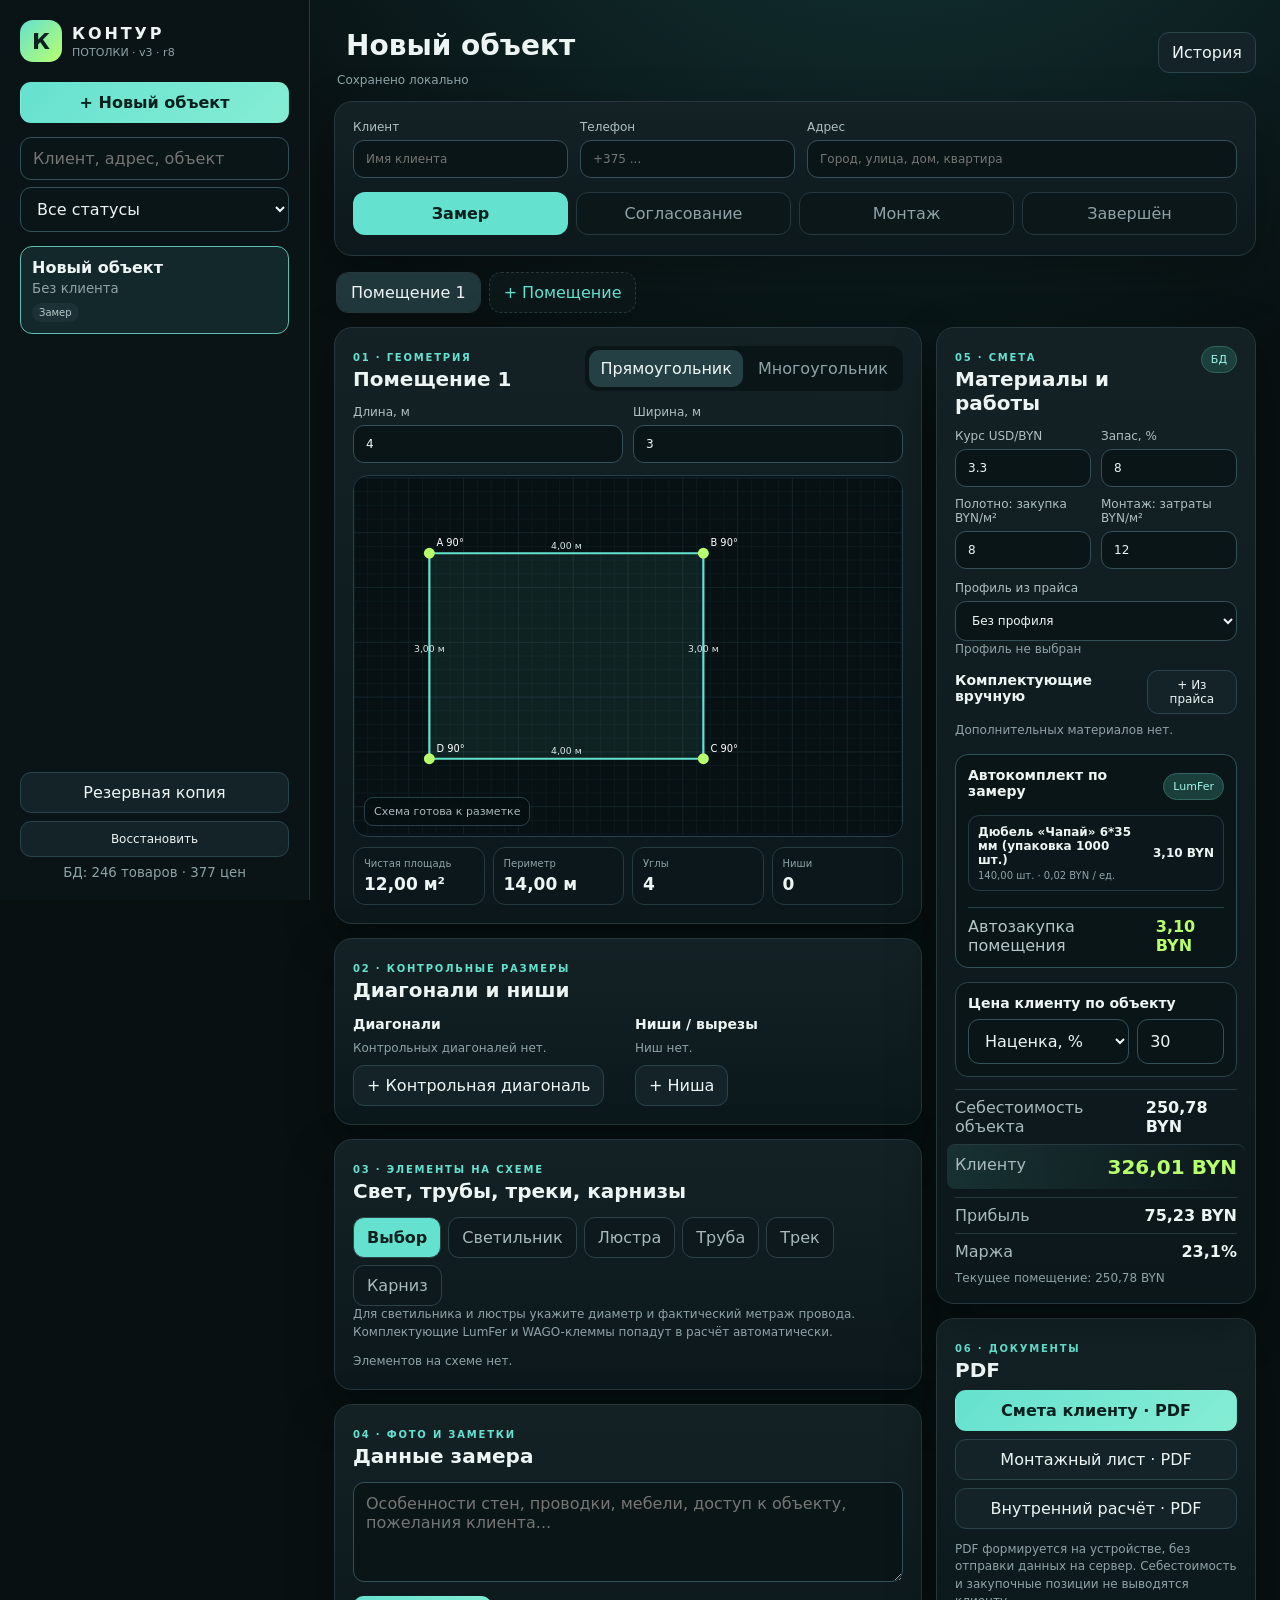
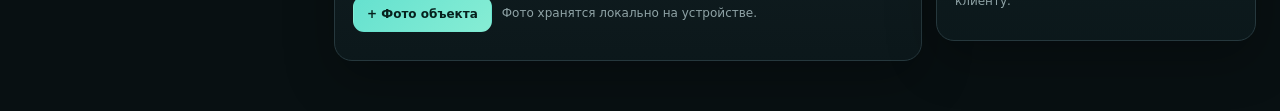
<file: pages/stretch-ceiling/index.html>
<!doctype html>
<html lang="ru">
<head>
  <meta charset="utf-8">
  <meta name="viewport" content="width=device-width,initial-scale=1,viewport-fit=cover">
  <meta name="theme-color" content="#0c1517">
  <meta name="color-scheme" content="dark light">
  <title>КОНТУР — замер и смета натяжных потолков</title>
  <meta name="description" content="Офлайн-калькулятор замера, сметы и монтажа натяжных потолков">
  <link rel="manifest" href="manifest.json">
  <link rel="icon" href="icon.svg" type="image/svg+xml">
  <link rel="stylesheet" href="v3.css">
  <link rel="stylesheet" href="field-kit.css">
  <script src="https://telegram.org/js/telegram-web-app.js?59"></script>
  <script src="data/price-data.js"></script>
</head>
<body>
  <div class="app-shell">
    <aside class="sidebar" id="sidebar">
      <div class="brand"><span class="brand-mark">К</span><div><b>КОНТУР</b><small>ПОТОЛКИ · v3 · r8</small></div><button class="icon-btn mobile-close" id="closeSidebar" aria-label="Закрыть">×</button></div>
      <button class="primary full" id="newProject">+ Новый объект</button>
      <div class="search"><input id="projectSearch" placeholder="Клиент, адрес, объект"><select id="projectStatusFilter"><option value="">Все статусы</option><option value="measurement">Замер</option><option value="approval">Согласование</option><option value="installation">Монтаж</option><option value="completed">Завершён</option></select></div>
      <div class="project-list" id="projectList"></div>
      <div class="sidebar-footer"><button class="ghost full" id="exportBackup">Резервная копия</button><label class="ghost full file-label">Восстановить<input type="file" id="importBackup" accept="application/json"></label><small id="dbMeta">Локальная БД цен</small></div>
    </aside>

    <main class="workspace">
      <header class="topbar"><button class="icon-btn mobile-menu" id="openSidebar">☰</button><div class="top-title"><input id="projectTitle" class="title-input" value="Новый объект" aria-label="Название объекта"><span id="saveState">Сохранено локально</span></div><button class="ghost" id="historyBtn">История</button></header>

      <section class="project-card card">
        <div class="client-grid">
          <label>Клиент<input id="clientName" placeholder="Имя клиента"></label>
          <label>Телефон<input id="clientPhone" inputmode="tel" placeholder="+375 ..."></label>
          <label class="address">Адрес<input id="clientAddress" placeholder="Город, улица, дом, квартира"></label>
        </div>
        <div class="status-flow" id="statusFlow"></div>
      </section>

      <nav class="room-tabs" id="roomTabs"></nav>

      <div class="editor-grid">
        <div class="editor-column">
          <section class="card">
            <div class="section-head"><div><span class="eyebrow">01 · ГЕОМЕТРИЯ</span><h2 id="roomHeading">Помещение</h2></div><div class="mode-switch"><button data-mode="rect">Прямоугольник</button><button data-mode="polygon">Многоугольник</button></div></div>
            <div id="rectEditor" class="form-grid compact"><label>Длина, м<input id="rectLength" type="number" min="0" step="0.01"></label><label>Ширина, м<input id="rectWidth" type="number" min="0" step="0.01"></label></div>
            <div id="polygonEditor" class="hidden">
              <div class="toolbar"><button class="ghost" id="addVertexMode">+ Вершина на схеме</button><button class="ghost" id="undoVertex">Отменить вершину</button><button class="ghost danger" id="clearPolygon">Очистить</button></div>
              <div class="hint">Ставьте точки по порядку обхода помещения. Вершины можно перетаскивать пальцем. Координаты и углы пересчитываются автоматически.</div>
              <div id="vertexTable" class="data-list"></div>
            </div>
            <div class="plan-wrap"><svg id="planSvg" viewBox="0 0 1000 650" role="img" aria-label="Схема потолка"></svg><div class="plan-hint" id="planHint">Схема готова к разметке</div></div>
            <div class="metrics"><div><small>Чистая площадь</small><strong id="metricArea">0 м²</strong></div><div><small>Периметр</small><strong id="metricPerimeter">0 м</strong></div><div><small>Углы</small><strong id="metricCorners">0</strong></div><div><small>Ниши</small><strong id="metricNiches">0</strong></div></div>
          </section>

          <section class="card">
            <div class="section-head"><div><span class="eyebrow">02 · КОНТРОЛЬНЫЕ РАЗМЕРЫ</span><h2>Диагонали и ниши</h2></div></div>
            <div class="split"><div><h3>Диагонали</h3><div id="diagonalList" class="data-list"></div><button class="ghost" id="addDiagonal">+ Контрольная диагональ</button></div><div><h3>Ниши / вырезы</h3><div id="nicheList" class="data-list"></div><button class="ghost" id="addNiche">+ Ниша</button></div></div>
          </section>

          <section class="card">
            <div class="section-head"><div><span class="eyebrow">03 · ЭЛЕМЕНТЫ НА СХЕМЕ</span><h2>Свет, трубы, треки, карнизы</h2></div></div>
            <div class="tool-palette" id="featureTools"><button data-tool="select" class="active">Выбор</button><button data-tool="light">Светильник</button><button data-tool="chandelier">Люстра</button><button data-tool="pipe">Труба</button><button data-tool="track">Трек</button><button data-tool="cornice">Карниз</button></div>
            <div class="hint">Для светильника и люстры укажите диаметр и фактический метраж провода. Комплектующие LumFer и WAGO-клеммы попадут в расчёт автоматически.</div>
            <div id="featureList" class="feature-list"></div>
          </section>

          <section class="card">
            <div class="section-head"><div><span class="eyebrow">04 · ФОТО И ЗАМЕТКИ</span><h2>Данные замера</h2></div></div>
            <textarea id="roomNotes" rows="4" placeholder="Особенности стен, проводки, мебели, доступ к объекту, пожелания клиента..."></textarea>
            <div class="photo-actions"><label class="primary file-label">+ Фото объекта<input type="file" id="photoInput" accept="image/*" capture="environment" multiple></label><span class="hint">Фото хранятся локально на устройстве.</span></div>
            <div id="photoGrid" class="photo-grid"></div>
          </section>
        </div>

        <aside class="calc-column">
          <section class="card sticky-card">
            <div class="section-head"><div><span class="eyebrow">05 · СМЕТА</span><h2>Материалы и работы</h2></div><span class="db-badge" id="dbBadge">БД</span></div>
            <div class="form-grid compact"><label>Курс USD/BYN<input id="usdRate" type="number" step="0.0001" min="0"></label><label>Запас, %<input id="wastePct" type="number" min="0" step="1"></label><label>Полотно: закупка BYN/м²<input id="membraneCost" type="number" min="0" step="0.01"></label><label>Монтаж: затраты BYN/м²<input id="laborCost" type="number" min="0" step="0.01"></label></div>
            <label>Профиль из прайса<select id="profileSelect"></select></label>
            <div class="hint" id="profileHint"></div>
            <div class="material-head"><h3>Комплектующие вручную</h3><button class="ghost small" id="openCatalog">+ Из прайса</button></div><div id="materialList" class="data-list"></div>
            <div class="auto-kit-box">
              <div class="material-head"><h3>Автокомплект по замеру</h3><span class="db-badge">LumFer</span></div>
              <div id="autoKitList" class="data-list"></div>
              <div id="autoKitWarnings" class="kit-warnings"></div>
              <div class="kit-total"><span>Автозакупка помещения</span><strong id="autoKitTotal">0 BYN</strong></div>
            </div>
            <div class="pricing-box"><h3>Цена клиенту по объекту</h3><div class="price-method"><select id="priceMethod"><option value="percent">Наценка, %</option><option value="fixed">Прибавить, BYN</option><option value="manual">Итог вручную, BYN</option></select><input id="priceValue" type="number" step="0.01"></div></div>
            <div class="totals"><div><span>Себестоимость объекта</span><strong id="totalCost">0 BYN</strong></div><div class="accent"><span>Клиенту</span><strong id="totalClient">0 BYN</strong></div><div><span>Прибыль</span><strong id="totalProfit">0 BYN</strong></div><div><span>Маржа</span><strong id="totalMargin">0%</strong></div></div>
            <div class="room-cost" id="roomCost"></div>
          </section>

          <section class="card">
            <span class="eyebrow">06 · ДОКУМЕНТЫ</span><h2>PDF</h2>
            <button class="primary full pdf-btn" data-pdf="client">Смета клиенту · PDF</button><button class="ghost full pdf-btn" data-pdf="installer">Монтажный лист · PDF</button><button class="ghost full pdf-btn" data-pdf="internal">Внутренний расчёт · PDF</button>
            <p class="hint">PDF формируется на устройстве, без отправки данных на сервер. Себестоимость и закупочные позиции не выводятся клиенту.</p>
          </section>
        </aside>
      </div>
    </main>
  </div>

  <dialog id="catalogDialog"><form method="dialog" class="dialog-shell"><div class="dialog-head"><div><span class="eyebrow">ЛОКАЛЬНЫЙ ПРАЙС</span><h2>Добавить комплектующие</h2></div><button class="icon-btn" value="cancel">×</button></div><div class="catalog-search"><input id="catalogSearch" placeholder="Поиск по 246 товарам"><select id="catalogCategory"><option value="">Все категории</option></select></div><div id="catalogResults" class="catalog-results"></div></form></dialog>
  <dialog id="historyDialog"><form method="dialog" class="dialog-shell narrow"><div class="dialog-head"><div><span class="eyebrow">ЖУРНАЛ</span><h2>История объекта</h2></div><button class="icon-btn" value="cancel">×</button></div><div id="historyList" class="timeline"></div><button class="danger full" type="button" id="deleteProject">Удалить объект</button></form></dialog>

  <div class="toast" id="toast"></div>
  <script type="module" src="v3.js"></script>
  <script type="module" src="profile-selector-ui.mjs"></script>
</body>
</html>
</file>
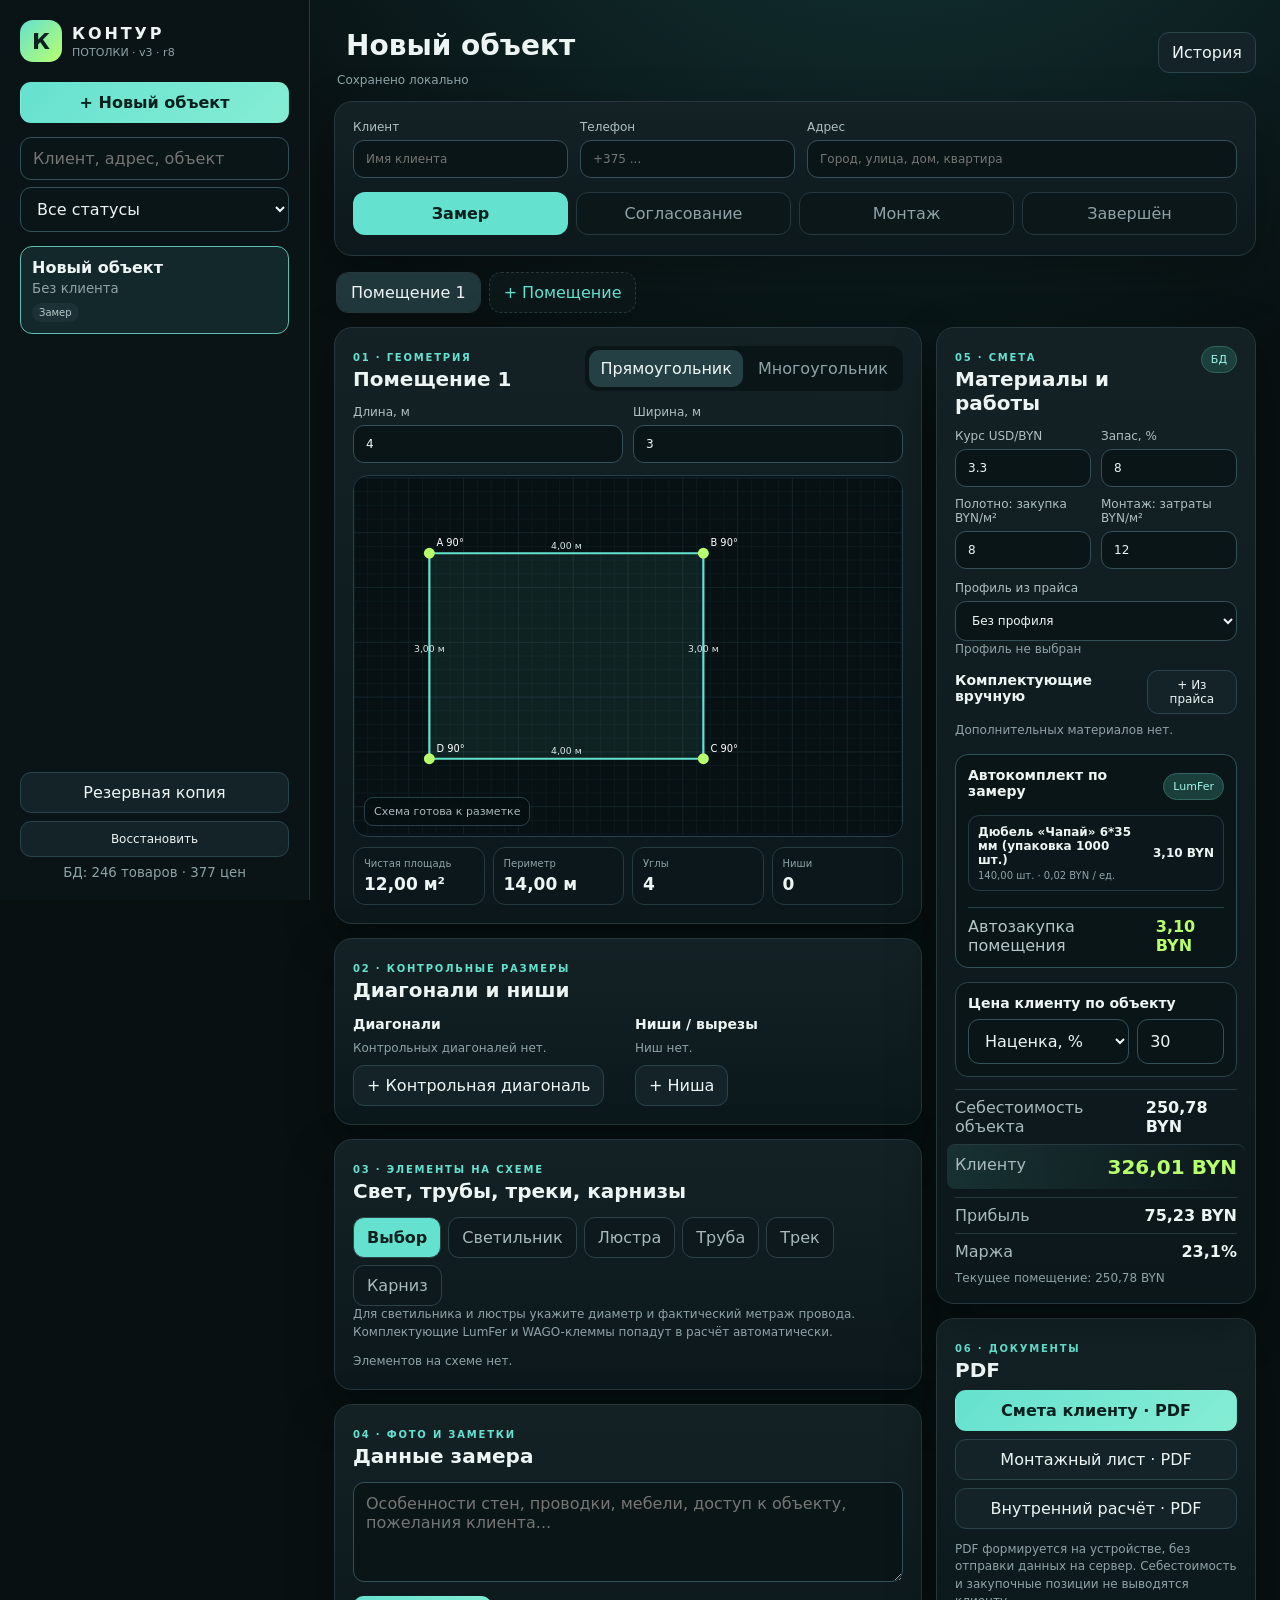
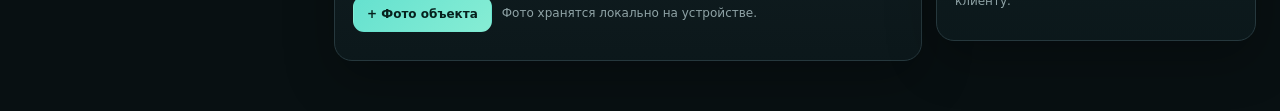
<file: pages/stretch-ceiling/miniapp.html>
<!doctype html><meta charset="utf-8"><meta name="viewport" content="width=device-width,initial-scale=1,viewport-fit=cover"><meta http-equiv="Cache-Control" content="no-cache, no-store, must-revalidate"><meta http-equiv="Pragma" content="no-cache"><meta http-equiv="Expires" content="0"><title>КОНТУР · r8</title><script src="https://telegram.org/js/telegram-web-app.js?59"></script><script>const BUILD='r8-hotfix2';const u=new URL('./',location.href);u.searchParams.set('telegram','1');u.searchParams.set('build',BUILD);location.replace(u.href)</script><noscript><a href="./?telegram=1&build=r8-hotfix2">Открыть калькулятор</a></noscript>
</file>
<file: pages/stretch-ceiling/v3.css>
:root{--bg:#081012;--panel:#0f1a1d;--panel2:#142226;--line:#26383d;--text:#edf5f4;--muted:#8fa3a6;--accent:#65e1cf;--accent2:#b8ff6d;--danger:#ff7878;--shadow:0 18px 50px rgba(0,0,0,.28);font-family:Inter,system-ui,-apple-system,Segoe UI,Roboto,Arial,sans-serif;color-scheme:dark}
*{box-sizing:border-box}body{margin:0;background:radial-gradient(circle at 70% -20%,#153b3b 0,transparent 35%),var(--bg);color:var(--text);min-height:100vh}button,input,select,textarea{font:inherit}button{cursor:pointer}.app-shell{display:grid;grid-template-columns:310px minmax(0,1fr);min-height:100vh}.sidebar{position:sticky;top:0;height:100vh;padding:20px;background:#0a1316;border-right:1px solid var(--line);display:flex;flex-direction:column;gap:14px;z-index:20}.brand{display:flex;align-items:center;gap:10px;margin-bottom:6px}.brand-mark{width:42px;height:42px;border-radius:13px;background:linear-gradient(135deg,var(--accent),var(--accent2));display:grid;place-items:center;color:#09201d;font-weight:900;font-size:22px}.brand b{letter-spacing:.18em}.brand small{display:block;color:var(--muted);font-size:11px;margin-top:3px}.sidebar-footer{margin-top:auto;display:grid;gap:8px}.sidebar-footer small{color:var(--muted);text-align:center}.workspace{min-width:0;padding:18px 24px 50px}.topbar{display:flex;align-items:center;gap:12px;min-height:58px;margin-bottom:14px}.top-title{min-width:0;flex:1}.title-input{font-size:28px;font-weight:800;background:transparent;border:0;color:var(--text);width:100%;outline:none}.top-title span{display:block;color:var(--muted);font-size:12px;margin-left:3px}.card{background:linear-gradient(180deg,rgba(20,34,38,.96),rgba(12,24,27,.96));border:1px solid var(--line);border-radius:18px;padding:18px;box-shadow:var(--shadow)}.project-card{margin-bottom:14px}.client-grid{display:grid;grid-template-columns:1fr 1fr 2fr;gap:12px}.status-flow{display:flex;gap:8px;margin-top:14px;overflow:auto;padding-bottom:2px}.status-flow button{white-space:nowrap;flex:1;min-width:125px;padding:11px 12px;border-radius:12px;border:1px solid var(--line);background:#0c171a;color:var(--muted)}.status-flow button.done{border-color:#3c6d63;color:#b8d8d2}.status-flow button.active{background:var(--accent);color:#09201d;border-color:transparent;font-weight:800}.room-tabs{display:flex;gap:8px;overflow:auto;margin:12px 0;padding:2px}.room-tabs button{border:1px solid var(--line);background:#0c171a;color:var(--muted);padding:10px 14px;border-radius:12px;white-space:nowrap}.room-tabs button.active{background:#20383c;color:var(--text);border-color:#466267}.room-tabs .add-room{border-style:dashed;color:var(--accent)}.editor-grid{display:grid;grid-template-columns:minmax(0,1.55fr) minmax(320px,.75fr);gap:14px}.editor-column{display:grid;gap:14px;align-content:start}.calc-column{display:grid;gap:14px;align-content:start}.sticky-card{position:sticky;top:12px}.section-head{display:flex;align-items:flex-start;justify-content:space-between;gap:12px;margin-bottom:14px}.section-head h2,.card h2{margin:2px 0 0;font-size:20px}.eyebrow{font-size:10px;letter-spacing:.18em;color:var(--accent);font-weight:800}.form-grid{display:grid;grid-template-columns:repeat(2,minmax(0,1fr));gap:10px}.compact{margin-bottom:12px}label{display:grid;gap:6px;color:#aec0c2;font-size:12px}input,select,textarea{width:100%;border:1px solid #355057;background:#0a1518;color:var(--text);border-radius:11px;padding:11px 12px;outline:none}input:focus,select:focus,textarea:focus{border-color:var(--accent);box-shadow:0 0 0 3px rgba(101,225,207,.12)}textarea{resize:vertical}.address{grid-column:auto}.primary,.ghost,.icon-btn,.tool-palette button,.mode-switch button{border-radius:11px;padding:10px 13px;border:1px solid transparent}.primary{background:linear-gradient(135deg,var(--accent),#86edd4);color:#06211d;font-weight:800}.ghost{background:#132327;color:var(--text);border-color:#2b444a}.ghost:hover{border-color:#527077}.danger{color:#ffaaaa!important;border-color:#653b3b!important;background:#28181a!important}.full{width:100%;display:block;text-align:center}.small{padding:7px 9px;font-size:12px}.icon-btn{width:40px;height:40px;padding:0;background:#122226;color:var(--text);border-color:var(--line);font-size:22px}.mode-switch{display:flex;gap:4px;background:#0a1518;padding:4px;border-radius:12px}.mode-switch button{background:transparent;color:var(--muted);padding:8px 10px}.mode-switch button.active{background:#244044;color:var(--text)}.toolbar,.tool-palette{display:flex;gap:7px;flex-wrap:wrap}.tool-palette button{background:#0d191c;border-color:#2c4247;color:#a8babc}.tool-palette button.active{background:var(--accent);color:#09201d;font-weight:800}.hint{color:var(--muted);font-size:12px;line-height:1.45}.plan-wrap{position:relative;margin-top:12px;border:1px solid #284048;border-radius:15px;overflow:hidden;background:#071114;touch-action:none}.plan-wrap svg{width:100%;height:auto;display:block;min-height:360px}.plan-hint{position:absolute;left:10px;bottom:10px;background:rgba(6,14,16,.82);border:1px solid #284048;color:#a9babc;border-radius:9px;padding:7px 9px;font-size:11px}.metrics{display:grid;grid-template-columns:repeat(4,1fr);gap:8px;margin-top:10px}.metrics div{padding:10px;border:1px solid #263b40;border-radius:12px;background:#0b171a}.metrics small{display:block;color:var(--muted);font-size:10px}.metrics strong{display:block;margin-top:5px;font-size:17px}.split{display:grid;grid-template-columns:1fr 1fr;gap:14px}.split h3,.material-head h3,.pricing-box h3{font-size:14px;margin:0 0 8px}.data-list{display:grid;gap:7px;margin:8px 0}.data-row{display:grid;grid-template-columns:minmax(0,1fr) auto;gap:8px;align-items:center;background:#0b171a;border:1px solid #263b40;padding:9px;border-radius:11px}.data-row .row-fields{display:grid;grid-template-columns:repeat(3,minmax(0,1fr));gap:6px}.data-row input,.data-row select{padding:8px}.remove{background:transparent;color:#ff9c9c;border:0;font-size:18px;padding:6px}.feature-list{display:grid;gap:8px;margin-top:12px}.feature-card{border:1px solid #294248;background:#0b171a;border-radius:12px;padding:10px}.feature-card header{display:flex;justify-content:space-between;align-items:center;margin-bottom:8px}.feature-card .feature-fields{display:grid;grid-template-columns:repeat(4,1fr);gap:6px}.photo-actions{display:flex;align-items:center;gap:10px;margin-top:10px}.file-label{cursor:pointer}.file-label input{display:none}.photo-grid{display:grid;grid-template-columns:repeat(4,1fr);gap:8px;margin-top:10px}.photo{position:relative;aspect-ratio:1;border-radius:11px;overflow:hidden;background:#0a1518;border:1px solid #284048}.photo img{width:100%;height:100%;object-fit:cover}.photo button{position:absolute;right:5px;top:5px;width:28px;height:28px;border:0;border-radius:50%;background:rgba(0,0,0,.65);color:#fff}.db-badge{background:#1b403b;color:#9ff5e7;border:1px solid #31675e;border-radius:999px;padding:6px 9px;font-size:11px}.material-head{display:flex;align-items:center;justify-content:space-between;margin-top:12px}.pricing-box{margin-top:14px;padding:12px;border:1px solid #2a4449;border-radius:13px;background:#0a1518}.price-method{display:grid;grid-template-columns:1.3fr .7fr;gap:8px}.totals{display:grid;gap:8px;margin-top:12px}.totals div{display:flex;justify-content:space-between;gap:12px;border-top:1px solid #263a3f;padding-top:8px}.totals span{color:#a8babc}.totals .accent{background:linear-gradient(90deg,rgba(101,225,207,.12),transparent);margin:0 -8px;padding:10px 8px;border-radius:8px}.totals .accent strong{color:var(--accent2);font-size:20px}.room-cost{color:var(--muted);font-size:12px;margin-top:10px}.pdf-btn{margin-top:8px}.search{display:grid;gap:7px}.project-list{display:grid;gap:7px;overflow:auto}.project-item{padding:11px;border:1px solid #21353a;border-radius:12px;background:#0d191c;cursor:pointer}.project-item.active{border-color:#5ebeb1;background:#13282b}.project-item b{display:block}.project-item small{color:var(--muted);display:block;margin-top:4px}.project-item .pill{display:inline-block;margin-top:7px;border-radius:999px;background:#1b3135;color:#b7c9cb;padding:4px 7px;font-size:10px}dialog{border:0;padding:0;background:transparent;color:var(--text);width:min(900px,94vw);max-width:none}dialog::backdrop{background:rgba(0,0,0,.7);backdrop-filter:blur(4px)}.dialog-shell{background:#0e1a1d;border:1px solid #30494f;border-radius:18px;padding:18px;max-height:88vh;overflow:auto;box-shadow:var(--shadow)}.dialog-shell.narrow{width:min(620px,94vw);margin:auto}.dialog-head{display:flex;justify-content:space-between;align-items:flex-start;margin-bottom:12px}.catalog-search{display:grid;grid-template-columns:1fr 220px;gap:8px}.catalog-results{display:grid;grid-template-columns:repeat(2,1fr);gap:8px;margin-top:12px}.catalog-card{border:1px solid #294147;background:#0a1518;border-radius:12px;padding:11px}.catalog-card h4{margin:0 0 6px;font-size:13px}.catalog-card p{margin:0;color:var(--muted);font-size:11px}.catalog-card footer{display:flex;justify-content:space-between;align-items:center;margin-top:9px}.timeline{display:grid;gap:0;margin-bottom:16px}.timeline-item{border-left:2px solid #315058;padding:0 0 16px 14px;margin-left:7px}.timeline-item::before{content:"";display:block;width:9px;height:9px;border-radius:50%;background:var(--accent);position:relative;left:-19px;top:11px}.timeline-item b{display:block;font-size:13px}.timeline-item small{color:var(--muted)}.toast{position:fixed;left:50%;bottom:24px;transform:translate(-50%,20px);opacity:0;pointer-events:none;background:#eaf7f5;color:#0b2522;padding:10px 14px;border-radius:10px;font-weight:700;transition:.2s;z-index:99}.toast.show{opacity:1;transform:translate(-50%,0)}.hidden{display:none!important}.mobile-menu,.mobile-close{display:none}
@media(max-width:1100px){.app-shell{grid-template-columns:260px 1fr}.workspace{padding:14px}.editor-grid{grid-template-columns:1fr}.sticky-card{position:static}.client-grid{grid-template-columns:1fr 1fr}.address{grid-column:1/-1}}
@media(max-width:760px){.app-shell{display:block}.sidebar{position:fixed;left:0;top:0;width:min(88vw,340px);transform:translateX(-105%);transition:.2s;box-shadow:20px 0 50px rgba(0,0,0,.45)}.sidebar.open{transform:none}.mobile-menu,.mobile-close{display:block}.mobile-close{margin-left:auto}.workspace{padding:10px 10px 38px}.topbar{position:sticky;top:0;background:rgba(8,16,18,.92);backdrop-filter:blur(10px);z-index:10;margin:-10px -10px 10px;padding:8px 10px}.title-input{font-size:21px}.client-grid,.form-grid,.split{grid-template-columns:1fr}.status-flow button{min-width:105px}.metrics{grid-template-columns:1fr 1fr}.plan-wrap svg{min-height:300px}.feature-card .feature-fields{grid-template-columns:1fr 1fr}.photo-grid{grid-template-columns:repeat(3,1fr)}.catalog-results{grid-template-columns:1fr}.catalog-search{grid-template-columns:1fr}.card{padding:14px;border-radius:15px}.section-head{flex-direction:column}.mode-switch{width:100%}.mode-switch button{flex:1}.toolbar button,.tool-palette button{flex:1}.room-tabs{margin:8px -2px}.project-card{margin-bottom:8px}}
.room-tab-wrap{display:flex;align-items:center;border:1px solid var(--line);border-radius:12px;background:#0c171a;overflow:hidden;flex:0 0 auto}.room-tab-wrap>button[data-room]{border:0!important;border-radius:0!important;background:transparent!important}.room-tab-wrap>button[data-room].active{background:#20383c!important;color:var(--text)!important}.room-del{border:0;background:transparent;color:#a78686;padding:8px}.mini-info{align-self:end;padding:9px;color:var(--muted);font-size:11px}.data-row small{display:block;color:var(--muted);font-size:10px;margin-top:3px}.in-telegram .topbar{padding-top:max(8px,env(safe-area-inset-top))}
</file>
<file: pages/stretch-ceiling/field-kit.css>
.auto-kit-box{margin-top:14px;padding:12px;border:1px solid #315158;border-radius:13px;background:#0a1518}.auto-kit-box .material-head{margin-top:0}.kit-total{display:flex;justify-content:space-between;gap:12px;border-top:1px solid #294248;padding-top:9px;margin-top:8px;color:#b6c7c9}.kit-total strong{color:#b8ff6d}.kit-warnings{display:grid;gap:5px;margin-top:6px}.kit-warning{padding:7px 9px;border-radius:9px;border:1px solid #6b5430;background:#2b2215;color:#ffd694;font-size:11px}.auto-kit-line{display:grid;grid-template-columns:minmax(0,1fr) auto;gap:10px;align-items:center}.auto-kit-line b{display:block;font-size:12px}.auto-kit-line small{display:block;color:#8fa3a6;font-size:10px;margin-top:3px}.auto-kit-line strong{font-size:12px;white-space:nowrap}.feature-card .electrical-fields{display:grid;grid-template-columns:repeat(3,minmax(0,1fr));gap:6px;margin-top:7px;padding-top:7px;border-top:1px solid #243a3f}.feature-card .electrical-fields .field-note{align-self:end;color:#8fa3a6;font-size:10px;padding:0 3px 9px}.feature-card .feature-fields{grid-template-columns:repeat(4,minmax(0,1fr))}@media(max-width:760px){.feature-card .electrical-fields{grid-template-columns:1fr 1fr}.feature-card .electrical-fields .field-note{grid-column:1/-1}.auto-kit-line{grid-template-columns:1fr}.auto-kit-line strong{justify-self:start}}
</file>
